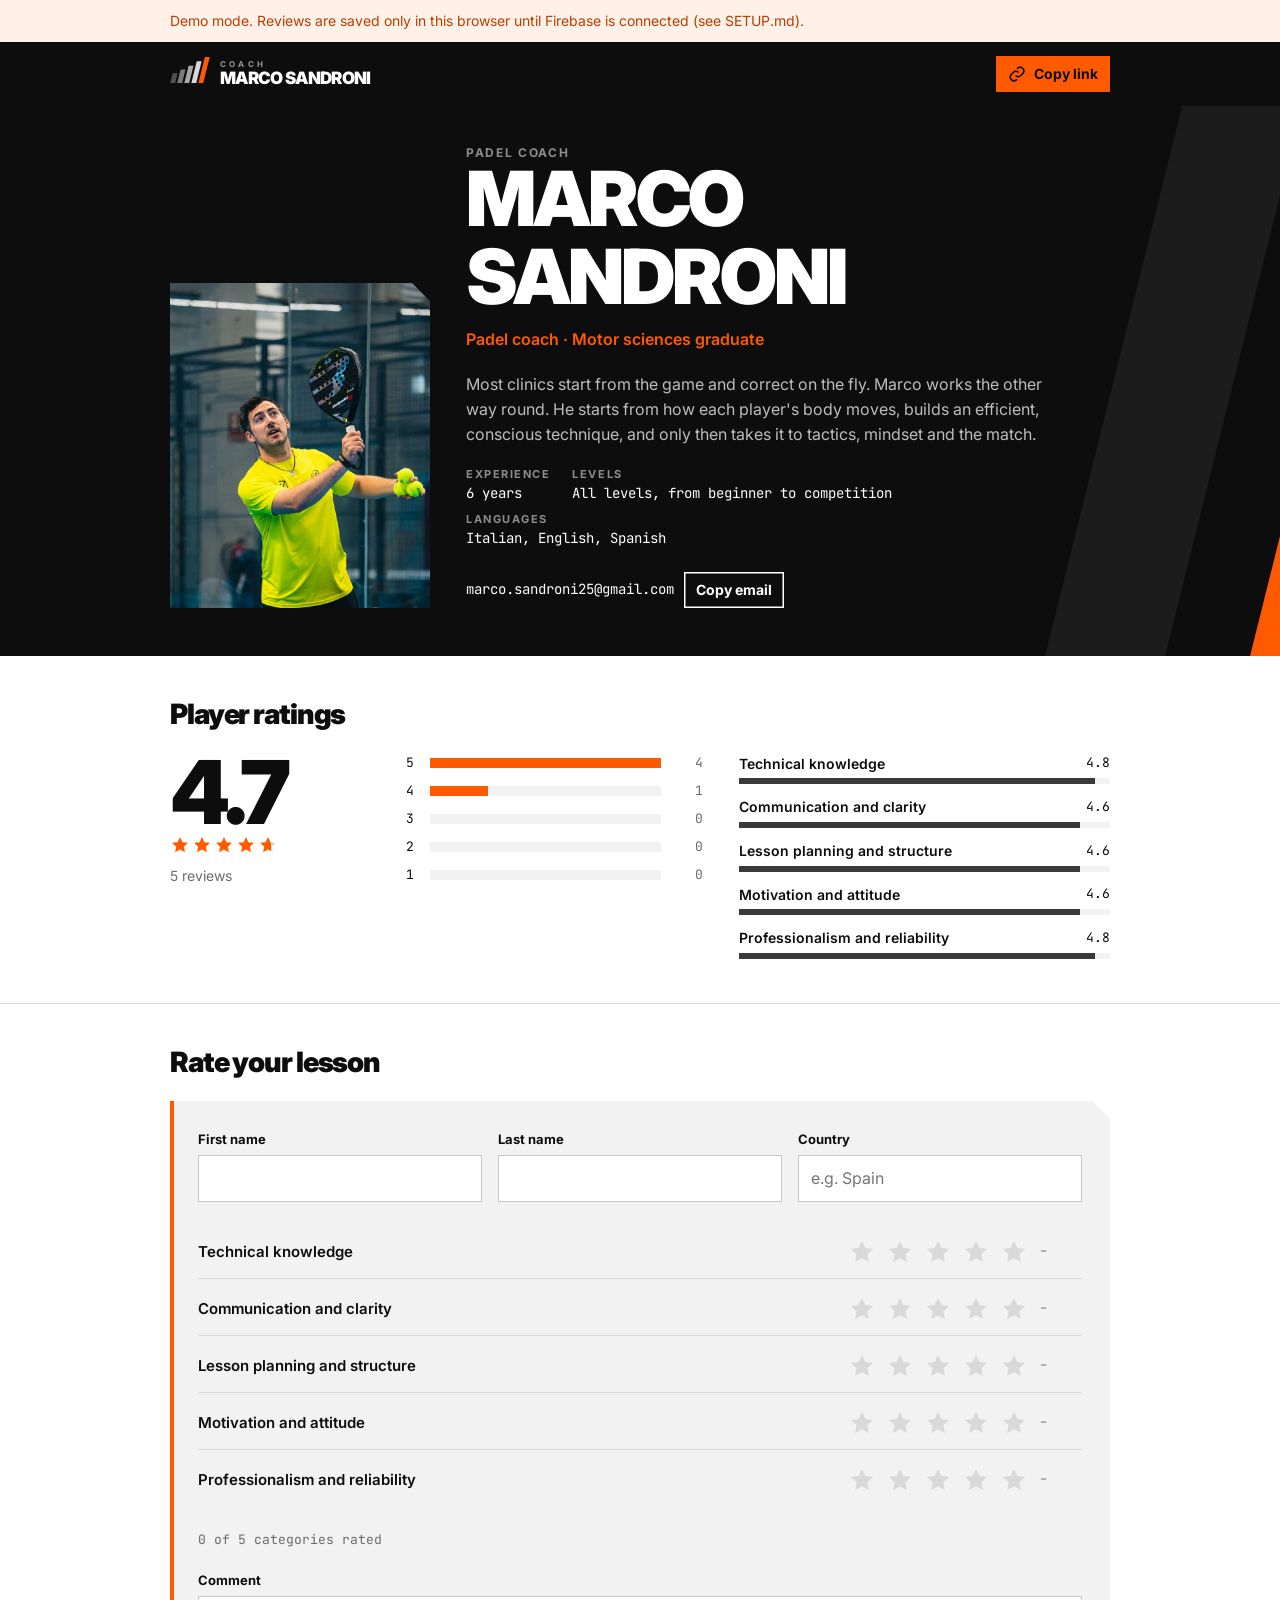
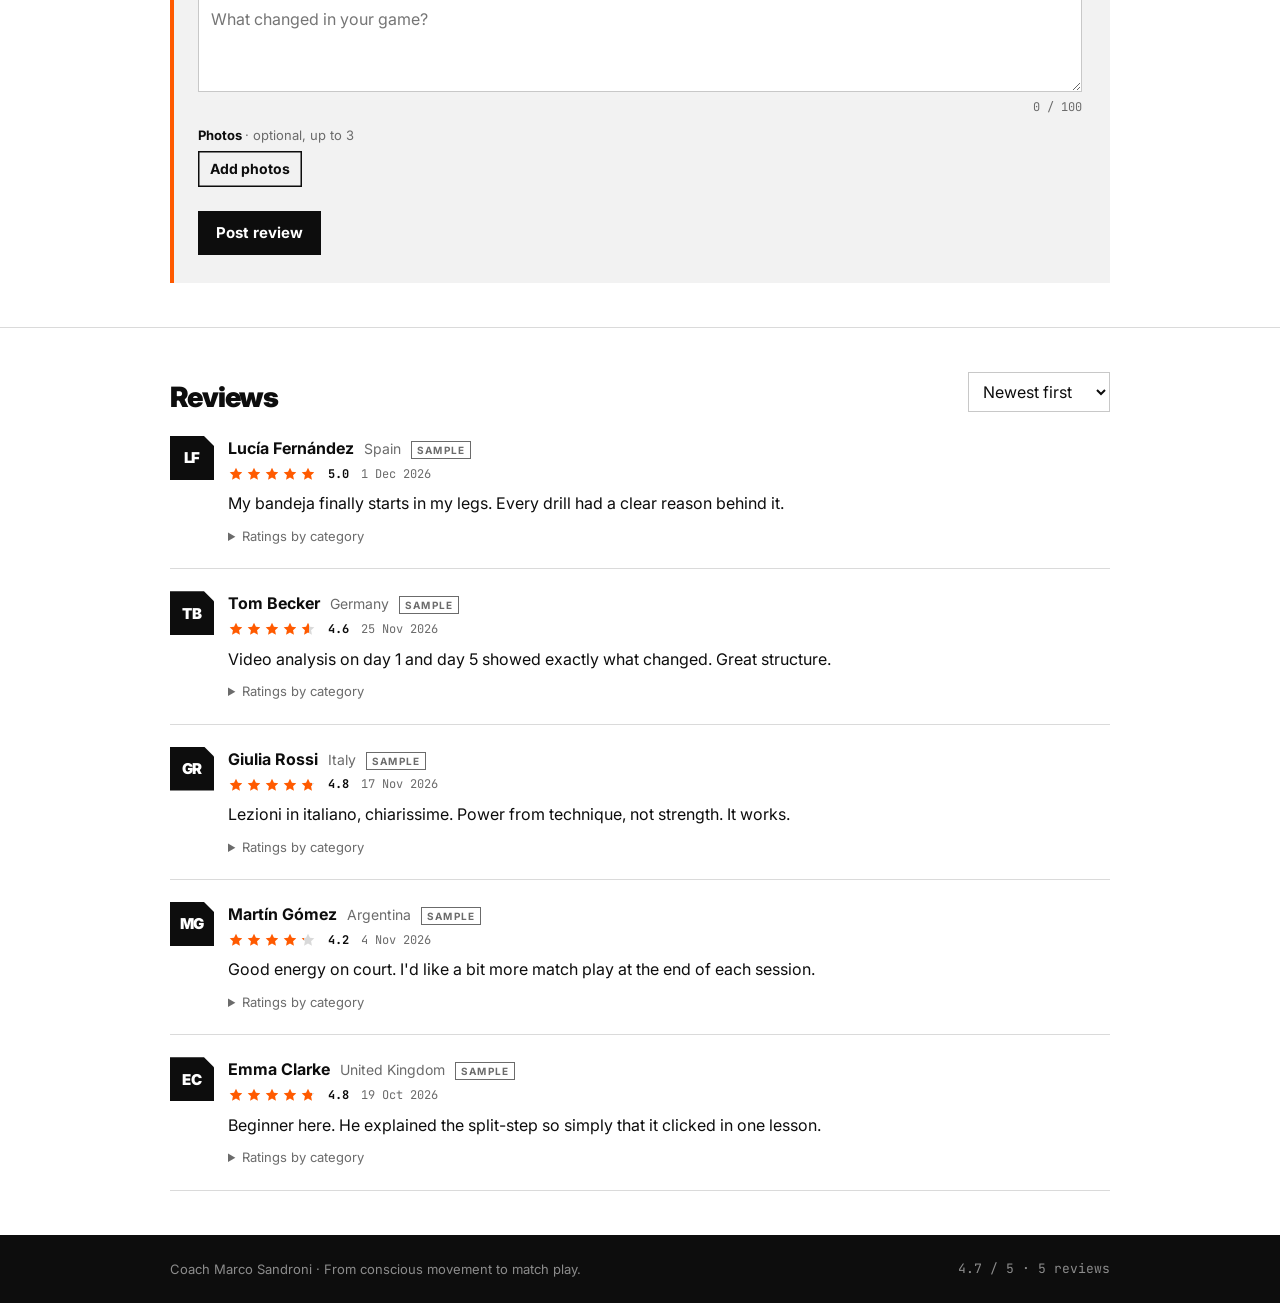
<file: reviews/index.html>
<!doctype html>
<html lang="en">
<head>
<meta charset="utf-8">
<meta name="viewport" content="width=device-width, initial-scale=1, viewport-fit=cover">
<title>Coach Marco Sandroni · Reviews</title>
<meta name="description" content="Padel coach Marco Sandroni. 6 years of experience, all levels, lessons in Italian, English and Spanish. Read player reviews and rate your lesson.">
<meta property="og:type" content="profile">
<meta property="og:title" content="Coach Marco Sandroni · Player reviews">
<meta property="og:description" content="6 years of experience · All levels · Italian, English, Spanish. Read reviews and rate your lesson.">
<meta property="og:image" content="https://marcosandroni25.github.io/padeltrack/reviews/marco.jpg">
<meta name="twitter:card" content="summary_large_image">
<meta name="theme-color" content="#0D0D0D">
<link rel="preconnect" href="https://fonts.googleapis.com">
<link rel="preconnect" href="https://fonts.gstatic.com" crossorigin>
<link rel="stylesheet" href="https://fonts.googleapis.com/css2?family=Inter:wght@400;600;700;900&family=JetBrains+Mono:wght@400;700&display=swap">
<link rel="stylesheet" href="styles.css">
</head>
<body>
<div id="demo-banner" class="banner" hidden>
  <div class="wrap">Demo mode. Reviews are saved only in this browser until Firebase is connected (see SETUP.md).</div>
</div>

<header class="topbar">
  <div class="wrap">
    <a class="lockup" href="./" aria-label="Coach Marco Sandroni">
      <span id="logo"></span>
      <span class="words"><span class="coach">COACH</span><span class="nm">Marco Sandroni</span></span>
    </a>
    <button class="btn btn-primary btn-small" id="copy-link" type="button">
      <svg viewBox="0 0 24 24" fill="none" stroke="currentColor" stroke-width="2.2" aria-hidden="true"><path d="M10 14a5 5 0 0 0 7 0l3-3a5 5 0 0 0-7-7l-1 1"/><path d="M14 10a5 5 0 0 0-7 0l-3 3a5 5 0 0 0 7 7l1-1"/></svg>
      Copy link
    </button>
  </div>
</header>

<section class="hero">
  <div class="wrap">
    <img class="portrait chamfer" id="p-photo" src="marco.jpg" alt="Marco Sandroni on court, about to feed a ball">
    <div>
      <div class="eyebrow" style="color:#8c8c8c">Padel coach</div>
      <h1 id="p-name">Marco Sandroni</h1>
      <p class="headline" id="p-headline">Padel coach · Motor sciences graduate</p>
      <p class="bio" id="p-bio"></p>
      <ul class="facts" id="p-facts"></ul>
      <div class="contact">
        <span class="mail" id="p-email"></span>
        <button class="btn btn-ghost btn-small" id="copy-email" type="button">Copy email</button>
      </div>
    </div>
  </div>
</section>

<main>
  <section class="section">
    <div class="wrap">
      <div class="section-head">
        <h2>Player ratings</h2>
      </div>
      <div class="summary" id="summary">
        <div>
          <div class="big" id="avg">–</div>
          <div id="avg-stars"></div>
          <div class="big-sub" id="avg-count">Loading reviews…</div>
        </div>
        <div class="dist" id="dist" aria-label="Rating distribution"></div>
        <div class="cats" id="cats" aria-label="Average by category"></div>
      </div>
    </div>
  </section>

  <section class="section" id="rate">
    <div class="wrap">
      <div class="section-head">
        <h2 id="form-title">Rate your lesson</h2>
      </div>
      <div id="mine-box"></div>
      <form class="panel accent chamfer" id="review-form" novalidate hidden>
        <div class="form-grid">
          <div class="field"><label for="f-first">First name</label><input class="input" id="f-first" maxlength="40" autocomplete="given-name" required></div>
          <div class="field"><label for="f-last">Last name</label><input class="input" id="f-last" maxlength="40" autocomplete="family-name" required></div>
          <div class="field"><label for="f-country">Country</label><input class="input" id="f-country" maxlength="56" autocomplete="country-name" placeholder="e.g. Spain" required></div>
        </div>

        <div class="rate-grid" id="rate-grid"></div>
        <div class="overall-preview" id="overall-preview"></div>

        <div class="field" style="margin-top:20px">
          <label for="f-comment">Comment</label>
          <textarea class="input" id="f-comment" maxlength="100" rows="3" placeholder="What changed in your game?" required></textarea>
          <div class="counter" id="f-counter">0 / 100</div>
        </div>

        <div class="field" style="margin-top:8px">
          <span class="label">Photos <span style="font-weight:400;color:var(--grey)">· optional, up to 3</span></span>
          <div class="photo-picker" id="photo-picker">
            <span class="btn btn-ghost btn-small file-btn" id="photo-add">Add photos<input type="file" id="f-photos" accept="image/*" multiple></span>
          </div>
        </div>

        <div class="form-actions">
          <button class="btn btn-dark" type="submit" id="f-submit">Post review</button>
          <button class="btn btn-ghost" type="button" id="f-cancel" hidden>Cancel</button>
          <span class="msg" id="f-msg" role="status"></span>
        </div>
      </form>
    </div>
  </section>

  <section class="section">
    <div class="wrap">
      <div class="section-head">
        <h2>Reviews</h2>
        <label class="sr-only" for="sort">Sort reviews</label>
        <select class="select" id="sort">
          <option value="newest">Newest first</option>
          <option value="highest">Highest rated</option>
          <option value="lowest">Lowest rated</option>
        </select>
      </div>
      <div class="reviews" id="reviews"><p class="skeleton">Loading reviews…</p></div>
    </div>
  </section>
</main>

<footer class="foot">
  <div class="wrap">
    <span>Coach Marco Sandroni · From conscious movement to match play.</span>
    <span class="mono" id="foot-count"></span>
  </div>
</footer>

<div class="toast" id="toast" role="status" aria-live="polite"></div>
<script type="module" src="app.js"></script>
</body>
</html>
</file>
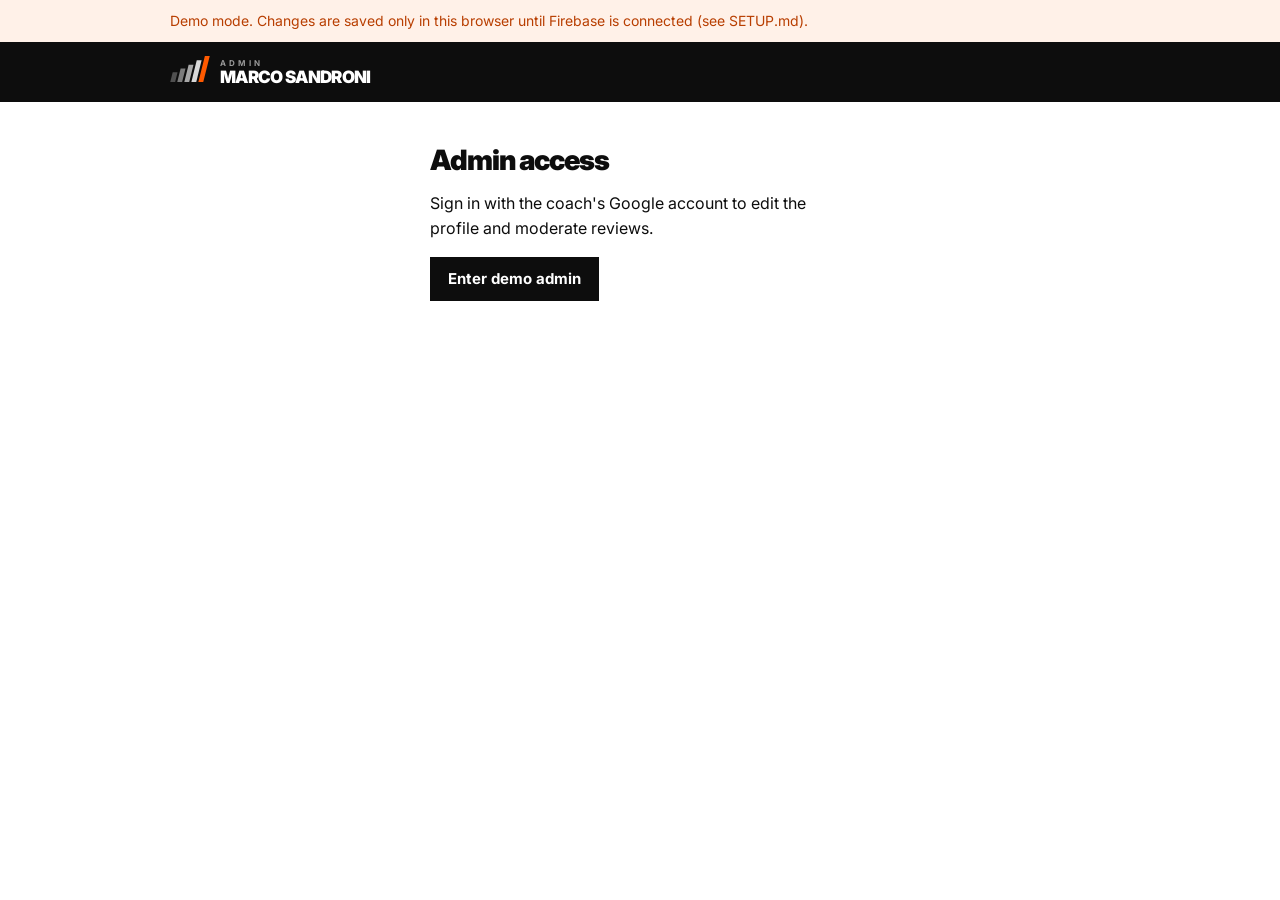
<file: reviews/admin.html>
<!doctype html>
<html lang="en">
<head>
<meta charset="utf-8">
<meta name="viewport" content="width=device-width, initial-scale=1, viewport-fit=cover">
<meta name="robots" content="noindex, nofollow">
<title>Coach Admin · Marco Sandroni</title>
<link rel="preconnect" href="https://fonts.googleapis.com">
<link rel="preconnect" href="https://fonts.gstatic.com" crossorigin>
<link rel="stylesheet" href="https://fonts.googleapis.com/css2?family=Inter:wght@400;600;700;900&family=JetBrains+Mono:wght@400;700&display=swap">
<link rel="stylesheet" href="styles.css">
<style>
  .admin-grid { display: grid; grid-template-columns: repeat(2, minmax(0, 1fr)); gap: 16px; }
  .admin-grid .wide { grid-column: 1 / -1; }
  .photo-row { display: flex; gap: 16px; align-items: center; flex-wrap: wrap; }
  .photo-row img { width: 96px; height: 120px; object-fit: cover; }
  .mod { border-bottom: 1px solid var(--line); padding-block: 20px; }
  .mod .review { border: 0; padding: 0; }
  .mod-tools { display: grid; gap: 10px; margin: 12px 0 0 58px; }
  .mod-tools .row { display: flex; flex-wrap: wrap; gap: 8px; align-items: center; }
  .stats { display: flex; flex-wrap: wrap; gap: 8px 24px; font-family: var(--font-data); font-size: 13px; color: var(--grey); }
  .gate { max-width: 460px; }
  @media (max-width: 680px) { .admin-grid { grid-template-columns: 1fr; } .mod-tools { margin-left: 0; } }
</style>
</head>
<body>
<div id="demo-banner" class="banner" hidden>
  <div class="wrap">Demo mode. Changes are saved only in this browser until Firebase is connected (see SETUP.md).</div>
</div>

<header class="topbar">
  <div class="wrap">
    <a class="lockup" href="./" aria-label="Open the public page">
      <span id="logo"></span>
      <span class="words"><span class="coach">ADMIN</span><span class="nm">Marco Sandroni</span></span>
    </a>
    <div style="display:flex;gap:8px;align-items:center;flex-wrap:wrap;justify-content:flex-end">
      <span class="mono" id="who" style="font-size:12px;color:#9a9a9a"></span>
      <button class="btn btn-ghost btn-small" id="sign-out" type="button" hidden>Sign out</button>
    </div>
  </div>
</header>

<main>
  <section class="section" id="gate">
    <div class="wrap gate">
      <h2>Admin access</h2>
      <p id="gate-text">Sign in with the coach's Google account to edit the profile and moderate reviews.</p>
      <button class="btn btn-dark" id="sign-in" type="button">Sign in with Google</button>
      <p class="msg error" id="gate-msg" role="status"></p>
    </div>
  </section>

  <div id="app" hidden>
    <section class="section">
      <div class="wrap">
        <div class="section-head">
          <h2>Coach profile</h2>
          <div style="display:flex;gap:8px;flex-wrap:wrap">
            <a class="btn btn-ghost btn-small" href="./" target="_blank" rel="noopener">Open public page</a>
            <button class="btn btn-primary btn-small" id="copy-link" type="button">Copy public link</button>
          </div>
        </div>
        <form class="panel accent chamfer" id="profile-form" novalidate>
          <div class="admin-grid">
            <div class="field wide">
              <span class="label">Photo</span>
              <div class="photo-row">
                <img id="pf-photo-preview" src="marco.jpg" alt="Current coach photo">
                <span class="btn btn-ghost btn-small file-btn">Change photo<input type="file" id="pf-photo" accept="image/*"></span>
                <button class="btn btn-ghost btn-small" id="pf-photo-reset" type="button">Use original photo</button>
              </div>
            </div>
            <div class="field"><label for="pf-name">Name</label><input class="input" id="pf-name" maxlength="60"></div>
            <div class="field"><label for="pf-headline">Headline</label><input class="input" id="pf-headline" maxlength="80"></div>
            <div class="field"><label for="pf-exp">Years of experience</label><input class="input" id="pf-exp" type="number" min="0" max="60"></div>
            <div class="field"><label for="pf-levels">Levels</label><input class="input" id="pf-levels" maxlength="80"></div>
            <div class="field"><label for="pf-langs">Languages</label><input class="input" id="pf-langs" maxlength="80"></div>
            <div class="field"><label for="pf-price">Price <span style="font-weight:400;color:var(--grey)">· leave empty to hide</span></label><input class="input" id="pf-price" maxlength="60" placeholder="e.g. €40 / hour"></div>
            <div class="field"><label for="pf-email">Contact email</label><input class="input" id="pf-email" type="email" maxlength="80"></div>
            <div class="field wide"><label for="pf-bio">About</label><textarea class="input" id="pf-bio" rows="4" maxlength="600"></textarea></div>
          </div>
          <div class="form-actions">
            <button class="btn btn-dark" type="submit" id="pf-save">Save profile</button>
            <span class="msg" id="pf-msg" role="status"></span>
          </div>
        </form>
      </div>
    </section>

    <section class="section">
      <div class="wrap">
        <div class="section-head">
          <h2>Reviews</h2>
          <div style="display:flex;gap:8px;flex-wrap:wrap">
            <button class="btn btn-ghost btn-small" id="add-samples" type="button">Add sample reviews</button>
            <button class="btn btn-danger btn-small" id="remove-samples" type="button">Delete sample reviews</button>
          </div>
        </div>
        <div class="stats" id="stats"></div>
        <div id="mod-list"><p class="skeleton">Loading reviews…</p></div>
      </div>
    </section>
  </div>
</main>

<div class="toast" id="toast" role="status" aria-live="polite"></div>
<script type="module" src="admin.js"></script>
</body>
</html>
</file>
<file: reviews/styles.css>
/* Coach Marco Sandroni · brand tokens (Brand guidelines v3.0).
   Layout: black court-style header band with the 76° diagonal, then a light
   column of summary → form → reviews. Square corners, 18px chamfers. */
:root {
  --orange: #FF5A00;
  --orange-text: #B83E00;
  --black: #0D0D0D;
  --graphite: #1C1C1C;
  --steel: #3A3A3A;
  --mist: #F2F2F2;
  --white: #FFFFFF;
  --grey: #6B6B6B;
  --line: #DADADA;
  --star: var(--orange);
  --star-off: #D9D9D9;
  --ok: #1E9E4A;
  --err: #D23C3C;

  --font: "Inter", "Helvetica Neue", Arial, sans-serif;
  --font-data: "JetBrains Mono", ui-monospace, monospace;
  --tracking-display: -0.04em;
  --chamfer: 18px;
  color-scheme: light;
}

* { box-sizing: border-box; }
[hidden] { display: none !important; }
html { -webkit-text-size-adjust: 100%; }
body {
  margin: 0;
  background: var(--white);
  color: var(--black);
  font: 400 16px/1.55 var(--font);
}
img { max-width: 100%; display: block; }
button, input, textarea, select { font: inherit; color: inherit; }
:focus-visible { outline: 2px solid var(--orange); outline-offset: 2px; }
.wrap { width: 100%; max-width: 980px; margin: 0 auto; padding-inline: 20px; }
.mono { font-family: var(--font-data); }
.eyebrow {
  font: 700 12px/1.2 var(--font);
  letter-spacing: .14em;
  text-transform: uppercase;
}
h1, h2, h3 { font-weight: 900; letter-spacing: var(--tracking-display); line-height: 1.02; text-wrap: balance; margin: 0; }
h2 { font-size: clamp(26px, 4vw, 28px); }
.chamfer { clip-path: polygon(0 0, calc(100% - var(--chamfer)) 0, 100% var(--chamfer), 100% 100%, 0 100%); }

/* ---- Top bar ---- */
.topbar { background: var(--black); color: var(--white); padding-top: env(safe-area-inset-top, 0px); }
.topbar .wrap { display: flex; align-items: center; justify-content: space-between; gap: 16px; padding-block: 14px; }
.lockup { display: flex; align-items: center; gap: 10px; color: var(--white); text-decoration: none; }
.lockup .symbol { width: 40px; height: 26px; color: #fff; }
.lockup .words { display: grid; line-height: .92; }
.lockup .coach { font: 700 8px/1 var(--font); letter-spacing: .4em; color: #9a9a9a; margin-bottom: 3px; }
.lockup .nm { font-weight: 900; letter-spacing: var(--tracking-display); font-size: 17px; text-transform: uppercase; }

/* ---- Buttons ---- */
.btn {
  display: inline-flex; align-items: center; justify-content: center; gap: 8px;
  min-height: 44px; padding: 10px 18px; border: 0; border-radius: 0; cursor: pointer;
  font-weight: 700; font-size: 15px; text-decoration: none; white-space: nowrap;
}
.btn-primary { background: var(--orange); color: var(--black); }
.btn-primary:hover { background: #ff7124; }
.btn-dark { background: var(--black); color: var(--white); }
.btn-dark:hover { background: var(--steel); }
.btn-ghost { background: transparent; color: inherit; box-shadow: inset 0 0 0 1.5px currentColor; }
.btn-ghost:hover { background: rgba(127,127,127,.12); }
.btn-small { min-height: 36px; padding: 6px 12px; font-size: 14px; }
.btn-danger { background: transparent; color: var(--err); box-shadow: inset 0 0 0 1.5px var(--err); }
.btn[disabled] { opacity: .5; cursor: not-allowed; }
.btn svg { width: 18px; height: 18px; }

/* ---- Hero ---- */
.hero { background: var(--black); color: var(--white); position: relative; overflow: hidden; }
.hero::before, .hero::after {
  content: ""; position: absolute; top: 0; bottom: 0; transform: skewX(-14deg); transform-origin: bottom;
}
.hero::before { right: 9%; width: 120px; background: var(--graphite); }
.hero::after { right: -40px; width: 70px; background: var(--orange); }
.hero .wrap { position: relative; z-index: 1; display: grid; grid-template-columns: 260px minmax(0, 1fr); gap: 36px; padding-block: 40px 48px; align-items: end; }
.portrait { width: 100%; aspect-ratio: 4 / 5; object-fit: cover; background: var(--steel); max-width: 100%; }
.hero h1 { font-size: clamp(44px, 8vw, 76px); text-transform: uppercase; }
.hero .headline { color: var(--orange); font-weight: 600; margin: 12px 0 20px; }
.hero .bio { color: #bdbdbd; max-width: 58ch; margin: 0 0 22px; }
.facts { display: flex; flex-wrap: wrap; gap: 8px 22px; margin: 0 0 22px; padding: 0; list-style: none; }
.facts li { display: grid; gap: 2px; }
.facts .k { font: 700 11px/1.2 var(--font); letter-spacing: .14em; text-transform: uppercase; color: #8c8c8c; }
.facts .v { font-family: var(--font-data); font-size: 14px; }
.contact { display: flex; flex-wrap: wrap; align-items: center; gap: 10px; }
.contact .mail { font-family: var(--font-data); font-size: 14px; user-select: all; color: var(--white); word-break: break-all; }

/* ---- Summary ---- */
.section { padding-block: 44px; }
.section + .section { border-top: 1px solid var(--line); }
.section-head { display: flex; justify-content: space-between; align-items: end; gap: 16px; flex-wrap: wrap; margin-bottom: 24px; }
.summary { display: grid; grid-template-columns: 200px minmax(0, 1fr) minmax(0, 1.25fr); gap: 36px; align-items: start; }
.big { font-weight: 900; letter-spacing: var(--tracking-display); font-size: 88px; line-height: .9; }
.big-sub { color: var(--grey); font-size: 14px; margin-top: 8px; }
.stars { display: inline-flex; gap: 2px; vertical-align: middle; }
.dist { display: grid; gap: 8px; }
.dist-row { display: grid; grid-template-columns: 14px minmax(0, 1fr) 32px; gap: 10px; align-items: center; font-family: var(--font-data); font-size: 13px; }
.dist-row .n { text-align: right; color: var(--grey); font-variant-numeric: tabular-nums; }
.track { height: 10px; background: var(--mist); position: relative; }
.track > i { position: absolute; inset: 0 auto 0 0; background: var(--orange); }
.track.steel > i { background: var(--steel); }
.cats { display: grid; gap: 12px; }
.cat-row { display: grid; grid-template-columns: minmax(0, 1fr) 36px; gap: 4px 12px; align-items: center; }
.cat-row .lbl { font-size: 14px; font-weight: 600; }
.cat-row .val { font-family: var(--font-data); font-size: 13px; text-align: right; font-variant-numeric: tabular-nums; }
.cat-row .track { grid-column: 1 / -1; height: 6px; }

/* ---- Form ---- */
.panel { background: var(--mist); padding: 28px; position: relative; }
.panel.accent { box-shadow: inset 4px 0 0 var(--orange); }
.form-grid { display: grid; grid-template-columns: repeat(3, minmax(0, 1fr)); gap: 16px; }
.field { display: grid; gap: 6px; min-width: 0; }
.field label, .field .label { font-size: 13px; font-weight: 700; }
.input, textarea.input {
  width: 100%; min-height: 44px; padding: 10px 12px; border: 1.5px solid #c8c8c8; border-radius: 0; background: var(--white);
}
.input:focus { outline: none; border-color: var(--black); box-shadow: 0 0 0 1px var(--black); }
textarea.input { resize: vertical; min-height: 84px; }
.counter { font-family: var(--font-data); font-size: 12px; color: var(--grey); text-align: right; }
.counter.full { color: var(--orange-text); }
.rate-grid { display: grid; gap: 4px; margin: 24px 0; }
.rate-row { display: flex; justify-content: space-between; align-items: center; gap: 12px; flex-wrap: wrap; padding-block: 8px; border-bottom: 1px solid var(--line); }
.rate-row:last-child { border-bottom: 0; }
.rate-row .lbl { font-weight: 600; font-size: 15px; }
.star-input { display: inline-flex; gap: 2px; }
.star-input button { background: none; border: 0; padding: 4px; cursor: pointer; line-height: 0; }
.star-input svg { width: 28px; height: 28px; fill: var(--star-off); transition: fill .12s, transform .12s; }
.star-input button.on svg { fill: var(--star); }
.star-input button:hover svg { transform: scale(1.12); }
.star-input .hint { font-family: var(--font-data); font-size: 12px; color: var(--grey); min-width: 3.5em; align-self: center; margin-left: 6px; }
.overall-preview { display: flex; align-items: center; gap: 10px; font-family: var(--font-data); font-size: 13px; color: var(--grey); }
.photo-picker { display: flex; flex-wrap: wrap; gap: 10px; align-items: center; }
.thumb { width: 72px; height: 72px; object-fit: cover; background: var(--line); }
.thumb-wrap { position: relative; }
.thumb-wrap button { position: absolute; top: -8px; right: -8px; width: 24px; height: 24px; border: 0; background: var(--black); color: #fff; cursor: pointer; font-size: 14px; line-height: 24px; padding: 0; }
.file-btn { position: relative; overflow: hidden; }
.file-btn input { position: absolute; inset: 0; opacity: 0; cursor: pointer; }
.form-actions { display: flex; flex-wrap: wrap; gap: 12px; align-items: center; margin-top: 24px; }
.msg { font-size: 14px; }
.msg.error { color: var(--err); }
.msg.ok { color: var(--ok); }

/* ---- Reviews ---- */
.select { min-height: 40px; padding: 6px 10px; border: 1.5px solid #c8c8c8; background: var(--white); border-radius: 0; }
.reviews { display: grid; gap: 0; }
.review { display: grid; grid-template-columns: 44px minmax(0, 1fr); gap: 14px; padding-block: 22px; border-bottom: 1px solid var(--line); }
.review:first-child { padding-top: 0; }
.avatar { width: 44px; height: 44px; background: var(--black); color: var(--white); display: grid; place-items: center; font-weight: 900; letter-spacing: -.02em; font-size: 15px; clip-path: polygon(0 0, calc(100% - 10px) 0, 100% 10px, 100% 100%, 0 100%); }
.review.mine .avatar { background: var(--orange); color: var(--black); }
.r-head { display: flex; flex-wrap: wrap; gap: 4px 10px; align-items: baseline; }
.r-name { font-weight: 700; }
.r-country { color: var(--grey); font-size: 14px; }
.r-meta { display: flex; flex-wrap: wrap; gap: 6px 12px; align-items: center; margin: 4px 0 8px; font-family: var(--font-data); font-size: 12px; color: var(--grey); }
.r-meta .score { color: var(--black); font-weight: 700; }
.r-comment { margin: 0; overflow-wrap: anywhere; }
.chip { font: 700 10px/1 var(--font); letter-spacing: .12em; text-transform: uppercase; padding: 4px 6px; box-shadow: inset 0 0 0 1px currentColor; }
.chip.sample { color: var(--grey); }
.chip.hidden { color: var(--err); }
.chip.you { color: var(--orange-text); }
.r-photos { display: flex; flex-wrap: wrap; gap: 8px; margin-top: 12px; }
.r-photos button { padding: 0; border: 0; background: none; cursor: zoom-in; }
.r-photos img { width: 88px; height: 88px; object-fit: cover; }
details.r-detail { margin-top: 10px; font-size: 14px; }
details.r-detail summary { cursor: pointer; color: var(--grey); font-size: 13px; width: max-content; }
.r-cats { display: grid; grid-template-columns: repeat(auto-fit, minmax(230px, 1fr)); gap: 6px 24px; margin-top: 8px; }
.r-cats div { display: flex; justify-content: space-between; gap: 12px; border-bottom: 1px dotted var(--line); padding-block: 3px; }
.r-cats .mono { font-size: 12px; }
.reply { margin-top: 14px; background: var(--mist); padding: 12px 16px; box-shadow: inset 3px 0 0 var(--orange); font-size: 14px; }
.reply .eyebrow { color: var(--orange-text); margin-bottom: 4px; font-size: 11px; }
.reply p { margin: 0; overflow-wrap: anywhere; }
.r-actions { display: flex; flex-wrap: wrap; gap: 8px; margin-top: 12px; }
.empty { padding: 28px; background: var(--mist); color: var(--grey); }

/* ---- Misc ---- */
.banner { background: #FFF1E8; color: var(--orange-text); font-size: 14px; }
.banner .wrap { padding-block: 10px; }
.banner a { color: inherit; font-weight: 700; }
.toast {
  position: fixed; left: 50%; bottom: calc(24px + env(safe-area-inset-bottom, 0px)); transform: translate(-50%, 20px);
  background: var(--black); color: var(--white); padding: 12px 18px; font-weight: 600; font-size: 14px;
  opacity: 0; pointer-events: none; transition: opacity .2s, transform .2s; z-index: 50; max-width: calc(100% - 32px);
}
.toast.show { opacity: 1; transform: translate(-50%, 0); }
.lightbox { position: fixed; inset: 0; background: rgba(13,13,13,.92); display: grid; place-items: center; z-index: 60; padding: 24px; cursor: zoom-out; }
.lightbox img { max-height: 90vh; max-width: 100%; object-fit: contain; }
footer.foot { background: var(--black); color: #8c8c8c; font-size: 13px; }
footer.foot .wrap { display: flex; justify-content: space-between; align-items: center; gap: 16px; flex-wrap: wrap; padding-block: 24px calc(24px + env(safe-area-inset-bottom, 0px)); }
.skeleton { color: var(--grey); }
.sr-only { position: absolute; width: 1px; height: 1px; overflow: hidden; clip: rect(0 0 0 0); white-space: nowrap; }

@media (max-width: 860px) {
  .summary { grid-template-columns: 1fr 1fr; }
  .summary .cats { grid-column: 1 / -1; }
}
@media (max-width: 680px) {
  .wrap { padding-inline: 16px; }
  .hero .wrap { grid-template-columns: 1fr; gap: 24px; padding-block: 28px 36px; }
  .portrait { max-width: 220px; }
  .hero::before { right: -10px; width: 70px; }
  .hero::after { right: -50px; width: 50px; }
  .summary { grid-template-columns: 1fr; gap: 24px; }
  .big { font-size: 72px; }
  .form-grid { grid-template-columns: 1fr; }
  .panel { padding: 20px 16px; }
  .star-input svg { width: 30px; height: 30px; }
  .lockup .nm { font-size: 15px; }
}
@media (prefers-reduced-motion: reduce) { * { transition: none !important; } }
</file>
